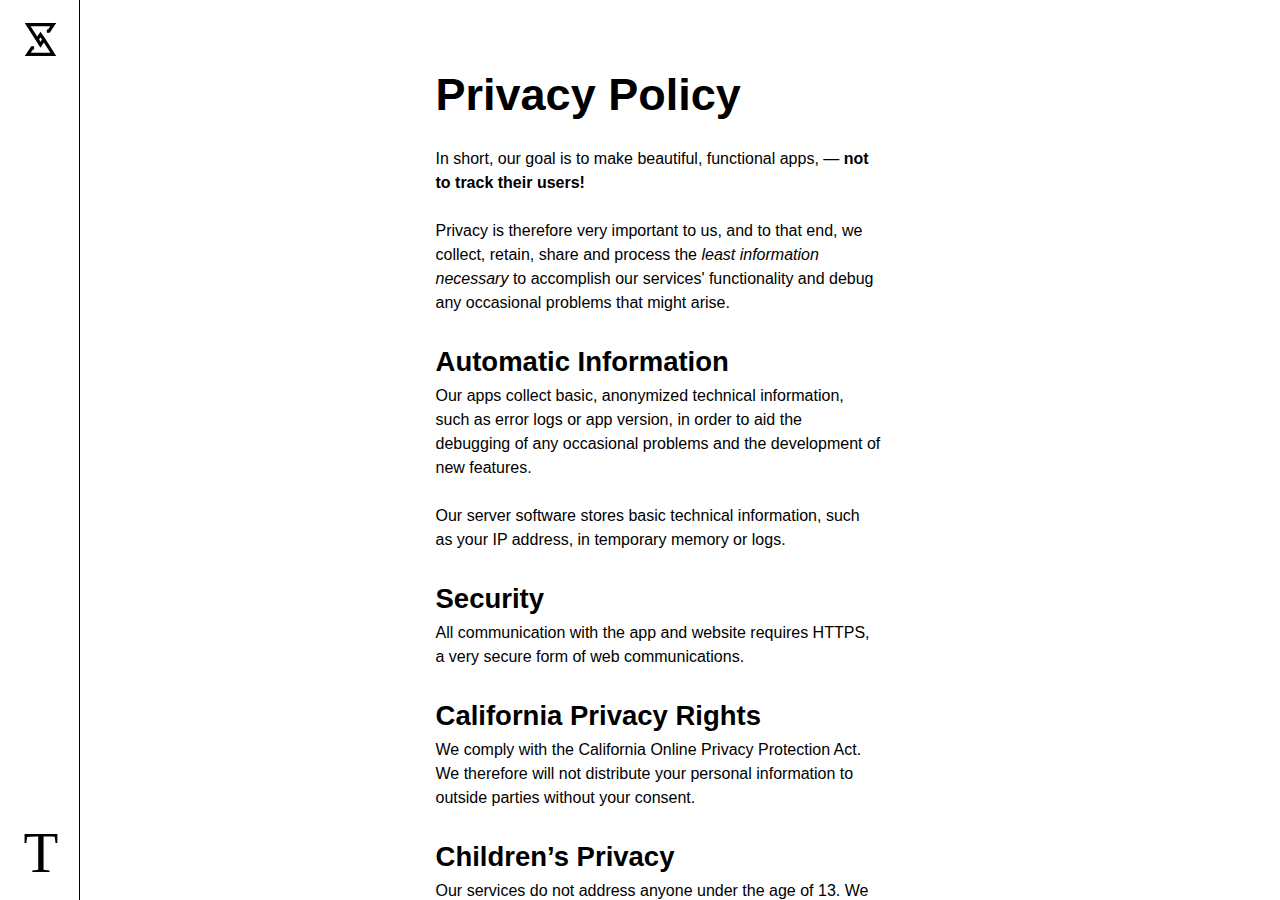
<file: privacypolicy.html>
<!DOCTYPE html>
<html lang="en">

<head>
    <meta charset="UTF-8" />
    <meta http-equiv="X-UA-Compatible" content="IE=edge,chrome=1" />
    <meta name="viewport"
        content="width=device-width, minimal-ui, viewport-fit=cover, initial-scale=1.0, minimum-scale=1.0" />

    <!-- Primary Meta Tags -->
    <title>Chroma</title>
    <meta name="title" content="Chroma" />
    <meta name="description"
        content="Meet Chroma, a weather app for the modern era, with clean design, elegant animations and hyper accurate weather forecasts. 
    With a focus on the little things as well as the big, Chroma is an absolute joy to use, whether its on iOS, or Android" />

    <!-- Open Graph / Facebook -->
    <meta property="og:type" content="website" />
    <meta property="og:url" content="https://chroma.tanzilzubair.tech//" />
    <meta property="og:title" content="Chroma" />
    <meta name="description"
        content="Meet Chroma, a weather app for the modern era, with clean design, elegant animations and hyper accurate weather forecasts. 
    With a focus on the little things as well as the big, Chroma is an absolute joy to use, whether its on iOS, or Android" />

    <meta property="og:image" content="https://chroma.tanzilzubair.tech/assets/images/share/share.png" />

    <!-- Twitter -->
    <meta property="twitter:card" content="summary_large_image" />
    <meta property="twitter:url" content="https://chroma.tanzilzubair.tech//" />
    <meta property="twitter:title" content="Chroma" />
    <meta name="description"
        content="Meet Chroma, a weather app for the modern era, with clean design, elegant animations and hyper accurate weather forecasts. 
With a focus on the little things as well as the big, Chroma is an absolute joy to use, whether its on iOS, or Android" />
    <meta property="twitter:image" content="https://chroma.tanzilzubair.tech/assets/images/share/share.png" />

    <!-- Favicons / Theme -->
    <link rel="apple-touch-icon" sizes="180x180" href="assets/images/favicon/apple-touch-icon.png" />
    <link rel="icon" type="image/png" sizes="32x32" href="assets/images/favicon/favicon-32x32.png" />
    <link rel="icon" type="image/png" sizes="16x16" href="assets/images/favicon/favicon-16x16.png" />
    <link rel="manifest" href="assets/images/favicon/site.webmanifest" />
    <link rel="mask-icon" href="assets/images/favicon/safari-pinned-tab.svg" color="#1b1b1b" />
    <link rel="shortcut icon" href="assets/images/favicon/favicon.ico" />
    <meta name="msapplication-TileColor" content="#ffffff" />
    <meta name="msapplication-config" content="assets/images/favicon/browserconfig.xml" />
    <meta name="theme-color" content="#ffffff" />

    <!-- Styles -->
    <link href="assets/css/global.css" rel="stylesheet" />
    <link href="assets/css/tos&pp-typography.css" rel="stylesheet" />
    <link href="assets/css/tos&pp.css" rel="stylesheet" />
</head>

<body>
    <header class="main-header">
        <div class="logo" style="z-index:3;">
            <a href="index.html">
                <img src="assets/images/logo.svg" alt="Chroma logo" />
            </a>
        </div>
        <button class="home-prompt"></button>
        <button class="hamburger hamburger--slider" type="button" aria-label="Menu" aria-controls="navigation"
            onclick="location.href = 'index.html';">
            <label>Home</label>
            <span class="hamburger-box">
                <span class="hamburger-inner"></span>
            </span>
        </button>
    </header>
    <div class="privacy">
        <div>
            <p class="info-title">
                Privacy Policy
            </p>
            <p class="info-content">
                In short, our goal is to make beautiful, functional apps, — <strong>not to
                    track their users!</strong>
                <br><br>
                Privacy is therefore very important to us, and to that end, we collect, retain, share and process the
                <em>
                    least information necessary</em> to accomplish our services' functionality and debug any occasional
                problems
                that might arise.
            </p>

            <p class="info-subtitle">
                Automatic Information
            </p>
            <p class="info-content">
                Our apps collect basic, anonymized technical information, such as error logs or app version, in
                order to aid the debugging of any occasional problems and the development of new features.
                <br><br>
                Our server software stores basic technical information, such as your IP address, in temporary
                memory or logs.
            </p>
            <p class="info-subtitle">
                Security
            </p>
            <p class="info-content">All communication with the app and website requires HTTPS, a very secure form of web
                communications.</p>
            <p class="info-subtitle">California Privacy Rights</p>
            <p class="info-content">We comply with the California Online Privacy Protection Act. We therefore will not
                distribute your personal
                information to outside parties without your consent.</p>
            <p class="info-subtitle">
                Children’s Privacy
            </p>
            <p class="info-content">Our services do not address anyone under the age of 13. We do not knowingly collect
                personally identifiable
                information from children under 13. In the case we discover that a child under 13 has provided us with
                personal information, we will delete or destroy such information as soon as possible.</p>
            <p class="info-subtitle">
                European Union Customers
            </p>
            <p class="info-content">By using our services and providing your information, you authorize us to collect,
                use,
                and store your
                information outside of the European Union.</p>

            <p class="info-subtitle">International Transfers of Information </p>
            <p class="info-content">Information may be processed, stored, and used outside of the country in which you
                are
                located. Data privacy
                laws vary across jurisdictions, and different laws may be applicable to your data depending on where it
                is
                processed, stored, or used.</p>

            <p class="info-subtitle">Your Consent </p>
            <p class="info-content">By using our site or apps, you consent to our privacy policy.</p>
            <p class="info-subtitle">Changes to This Privacy Policy </p>
            <p class="info-content">We may update our Privacy Policy from time to time. Thus, you are advised to review
                this
                page periodically
                for any changes. We will notify you of any changes by posting the new Privacy Policy on this page. This
                policy is effective as of <strong>1-4-2022</strong>.</p>
            <p class="info-subtitle">Contact Us </p>
            <p class="info-content">If you have any questions or suggestions about our Privacy Policy, do not hesitate
                to contact us at <a target="_blank" href="mailto:contact@tanzilzubair.tech"
                    data-hover="Email">contact@tanzilzubair.tech</a>.</p>
        </div>
    </div>
    <nav>
        <button><span class="number">I</span><span class="title">Manifesto</span></button>
        <button>
            <span class="number">II</span><span class="title">Vision</span>
        </button>
        <button><span class="number">III</span><span class="title">Engineering</span></button>
        <button>
            <span class="number">IV</span><span class="title">What's next</span>
        </button>
        <button><span class="number">V</span><span class="title">Contact</span></button>
    </nav>
    <div class="home-button">
        <a href="https://tanzilzubair.tech">T</a>
    </div>
</body>

</html>
</file>
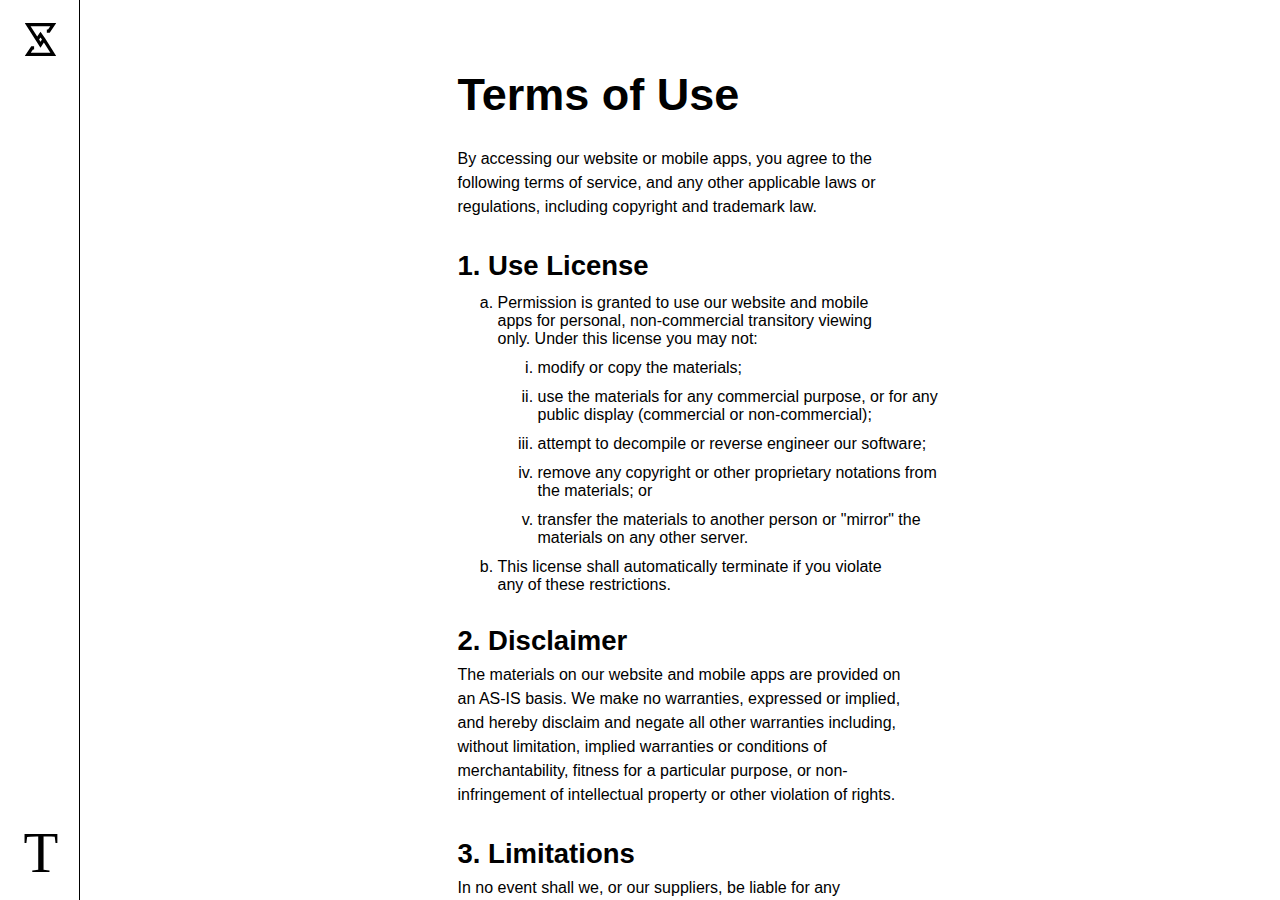
<file: terms.html>
<!DOCTYPE html>
<html lang="en">

<head>
    <meta charset="UTF-8" />
    <meta http-equiv="X-UA-Compatible" content="IE=edge,chrome=1" />
    <meta name="viewport"
        content="width=device-width, minimal-ui, viewport-fit=cover, initial-scale=1.0, minimum-scale=1.0" />

    <!-- Primary Meta Tags -->
    <title>Chroma</title>
    <meta name="title" content="Chroma" />
    <meta name="description"
        content="Meet Chroma, a weather app for the modern era, with clean design, elegant animations and hyper accurate weather forecasts. 
    With a focus on the little things as well as the big, Chroma is an absolute joy to use, whether its on iOS, or Android" />

    <!-- Open Graph / Facebook -->
    <meta property="og:type" content="website" />
    <meta property="og:url" content="https://chroma.tanzilzubair.tech//" />
    <meta property="og:title" content="Chroma" />
    <meta name="description"
        content="Meet Chroma, a weather app for the modern era, with clean design, elegant animations and hyper accurate weather forecasts. 
    With a focus on the little things as well as the big, Chroma is an absolute joy to use, whether its on iOS, or Android" />

    <meta property="og:image" content="https://chroma.tanzilzubair.tech/assets/images/share/share.png" />

    <!-- Twitter -->
    <meta property="twitter:card" content="summary_large_image" />
    <meta property="twitter:url" content="https://chroma.tanzilzubair.tech//" />
    <meta property="twitter:title" content="Chroma" />
    <meta name="description"
        content="Meet Chroma, a weather app for the modern era, with clean design, elegant animations and hyper accurate weather forecasts. 
With a focus on the little things as well as the big, Chroma is an absolute joy to use, whether its on iOS, or Android" />
    <meta property="twitter:image" content="https://chroma.tanzilzubair.tech/assets/images/share/share.png" />

    <!-- Favicons / Theme -->
    <link rel="apple-touch-icon" sizes="180x180" href="assets/images/favicon/apple-touch-icon.png" />
    <link rel="icon" type="image/png" sizes="32x32" href="assets/images/favicon/favicon-32x32.png" />
    <link rel="icon" type="image/png" sizes="16x16" href="assets/images/favicon/favicon-16x16.png" />
    <link rel="manifest" href="assets/images/favicon/site.webmanifest" />
    <link rel="mask-icon" href="assets/images/favicon/safari-pinned-tab.svg" color="#1b1b1b" />
    <link rel="shortcut icon" href="assets/images/favicon/favicon.ico" />
    <meta name="msapplication-TileColor" content="#ffffff" />
    <meta name="msapplication-config" content="assets/images/favicon/browserconfig.xml" />
    <meta name="theme-color" content="#ffffff" />

    <!-- Styles -->
    <link href="assets/css/global.css" rel="stylesheet" />
    <link href="assets/css/tos&pp-typography.css" rel="stylesheet" />
    <link href="assets/css/tos&pp.css" rel="stylesheet" />
</head>

<body>
    <header class="main-header">
        <div class="logo" style="z-index:3;">
            <a href="index.html">
                <img src="assets/images/logo.svg" alt="Chroma logo" />
            </a>
        </div>
        <button class="home-prompt"></button>
        <button class="hamburger hamburger--slider" type="button" aria-label="Menu" aria-controls="navigation"
            onclick="location.href = 'index.html';">
            <label>Home</label>
            <span class="hamburger-box">
                <span class="hamburger-inner"></span>
            </span>
        </button>
    </header>
    <div class="terms">
        <div>
            <p class="info-title">
                Terms of Use
            </p>
            <p class="info-content">
                By accessing our website or mobile apps, you agree to the following terms of service, and any other
                applicable laws or regulations, including copyright and trademark law.
            </p>

            <p class="info-subtitle">
                1. Use License
            </p>
            <ol type="a" class="terms-list">
                <li>

                    Permission is granted to use our website and mobile apps for personal, non-commercial transitory
                    viewing only. Under this license you may not:

                    <ol type="i" class="terms-list">
                        <li>modify or copy the materials;</li>
                        <li>use the materials for any commercial purpose, or for any public display (commercial or
                            non-commercial);</li>
                        <li>attempt to decompile or reverse engineer our software;</li>
                        <li>remove any copyright or other proprietary notations from the materials; or</li>
                        <li>transfer the materials to another person or "mirror" the materials on any other server.</li>
                    </ol>
                </li>
                <li>
                    This license shall automatically terminate if you violate any of these
                    restrictions.
                </li>
            </ol>
            <p class="info-subtitle">
                2. Disclaimer
            </p>
            <p class="info-content">The materials on our website and mobile apps are provided on an AS-IS basis. We make
                no warranties, expressed or implied, and hereby disclaim and negate all other warranties including,
                without limitation, implied warranties or conditions of merchantability, fitness for a particular
                purpose, or non-infringement of intellectual property or other violation of rights.</p>
            <p class="info-subtitle">3. Limitations</p>
            <p class="info-content">In no event shall we, or our suppliers, be liable for any damages (including,
                without limitation, damages for loss of data or profit, or due to business interruption) arising out of
                the use or inability to use the materials on our website or apps.</p>
            <p class="info-subtitle">
                4. Accuracy of materials
            </p>
            <p class="info-content">The information appearing in our software could include technical, typographical, or
                photographic errors. We do not warrant that any of the materials on its website are accurate, complete
                or current.</p>
            <p class="info-subtitle">
                5. Modifications
            </p>
            <p class="info-content">We may revise these terms of service at any time without notice. By using our
                software you are agreeing to be bound by the then-current version of these terms of service.</p>
        </div>
    </div>
    <nav>
        <button><span class="number">I</span><span class="title">Manifesto</span></button>
        <button>
            <span class="number">II</span><span class="title">Vision</span>
        </button>
        <button><span class="number">III</span><span class="title">Engineering</span></button>
        <button>
            <span class="number">IV</span><span class="title">What's next</span>
        </button>
        <button><span class="number">V</span><span class="title">Contact</span></button>
    </nav>
    <div class="home-button">
        <a href="https://tanzilzubair.tech">T</a>
    </div>
</body>

</html>
</file>
<file: assets/css/global.css>
* {
    box-sizing: border-box;
    overscroll-behavior: none;
    -webkit-tap-highlight-color: transparent;
}

body,
html {
    -webkit-font-smoothing: antialiased;
    -moz-osx-font-smoothing: grayscale;
    height: 100%;
}

:root {
    overflow-x: hidden;
}

strong {
    font-weight: 900;
}

body,
button,
p,
ul {
    margin: 0;
    padding: 0;
}

button,
select {
    border: none;
    outline: none;
    background: none;
    font-family: inherit;
    color: inherit;
}

a,
button,
input,
select,
textarea {
    -webkit-tap-highlight-color: transparent;
}

a {
    color: inherit;
    text-decoration: none;
}

body {
    background-color: #FFFFFF;
    color: #000000;
    min-height: 100vh;
}
</file>
<file: assets/css/tos&pp-typography.css>
body {
    font-size: 14px;
    font-family: 'Raleway', sans-serif;
    font-weight: 300;
    font-style: normal;
    font-stretch: normal;
}

p {
    font-size: 14px;
    line-height: 24px;
}

button {
    font-size: 12px;
}

nav button {
    font-size: 16px;
}

.letters li {
    font-family: 'Marquee';
    font-size: 70px;
    font-weight: 900;
    letter-spacing: 3px;
    line-height: 85px;
    white-space: nowrap;
    float: left;
    -webkit-text-stroke: 2.5px #FFFFFF;
    color: #000000;
    text-shadow:
        3px 3px 0 z,
        -1px -1px 0 #000000,
        1px -1px 0 #000000,
        -1px 1px 0 #000000,
        1px 1px 0 #FFFFFF;

}

.letters li:hover {
    color: #FFFFFF;
    text-shadow: 0px 0px 0px white
}

.letters .separator {
    padding-left: 30px;
    padding-right: 30px;
    text-shadow: 0px 0px 0px #000000;
}

.letters .separator:hover {
    color: #000000;
}

.home-button {
    font-size: 12px;
    font-family: 'Times New Toman';
    font-size: clamp(50px, 10vw, 57px);
}

.introduction p {
    font-size: 20px;
    line-height: 30px;
}

.point,
.links {
    font-size: 16px;
}

@media (min-width: 1025px) {
    body {
        font-size: 16px;
    }

    p {
        font-size: 16px;
    }

    section {
        font-size: 12px;
    }

    .section-header {
        font-size: 14px;
    }

    .section-header .number {
        font-weight: bold;
    }

    #fifth .introduction p {
        font-size: 35px;
        font-weight: 600;
    }

    .point-header {
        font-size: 24px;
    }

    .email {
        font-size: 24px;
    }

    .links {
        font-size: 20px;
    }

    .point-number,
    .point-title {
        font-size: 24px;
    }

    .point-content li {
        font-size: 16px;
        line-height: 19px;
    }
}
</file>
<file: assets/css/tos&pp.css>
@media (min-width: 1025px) {

    /* Mobile Menu Element Hiding */
    .hamburger,
    nav,
    nav.is-active {
        display: none;
    }

    /* ------------------------------- */
    .main-header {
        align-items: start;
        justify-content: center;
        border-bottom: none;
        height: 100%;
        padding: 23px 0 0;
        width: 81px;
        box-sizing: border-box;
        z-index: 1;
        position: relative;
    }

    .logo {
        height: 33px;
        width: 33px;
        margin: auto;
        position: relative;
    }

    .logo img {
        height: 100%;
        width: 100%;
    }

    .home-prompt {
        position: absolute;
        top: 0;
        left: 0;
        width: 80px;
        height: 100%;
        cursor: pointer;
        border-right: 1px solid #000000;
    }

    .home-button {
        position: absolute;
        bottom: 15px;
        left: 23.5px;
        display: block;
        z-index: 3;
    }

    .home-button a {
        position: relative;
    }

    main {
        position: absolute;
        top: 0;
        left: 80px;
        bottom: 0;
        right: 0;
        overflow: hidden;
    }

    .marquee {
        z-index: 100000;
        width: 100vh;
        background-color: #000000;
        height: 85px;
        overflow: hidden;
        transform: rotateZ(-90deg);
        transform-origin: bottom left;
        position: absolute;
        left: 85px;
        bottom: 0px;
    }

    .letters {
        list-style: none;
        margin: 0px;
        padding: 0px;
    }

    .home-grid {
        height: 100vh;
        width: 100%;
        display: grid;
        grid-template-columns: repeat(14, 1fr);
        grid-template-rows: repeat(12, 1fr);
        overflow: hidden;
    }

    .title {
        grid-column: 3/7;
        grid-row: 1/5;
        display: grid;
        grid-template-columns: repeat(1, 1fr);
        grid-template-rows: repeat(9, 1fr);
    }

    .title .heading {
        grid-column: 1/1;
        grid-row: 3/5;
        font-family: Raleway;
        font-weight: 800;
        font-size: 70px;
        letter-spacing: 5px;
        margin: 0px;
    }

    .title .sub-heading-1 {
        grid-column: 1/1;
        grid-row: 6/7;
        font-family: Raleway;
        font-weight: 500;
        font-size: 20px;
        margin: 0px;
    }

    .title .sub-heading-2 {
        grid-column: 1/1;
        grid-row: 7/8;
        font-family: Raleway;
        font-weight: 700;
        font-size: 20px;
        margin: 0px;
    }

    .title .sub-heading-3 {
        grid-column: 1/1;
        grid-row: 8/9;
        font-family: Raleway;
        font-weight: 500;
        font-size: 20px;
        margin: 0px;
    }

    .blurb {
        grid-column: 3/10;
        grid-row: 5/8;
    }

    .blurb p {
        font-family: Raleway;
        font-weight: 700;
        font-size: 16px;
        max-width: 45ch;
    }

    .app-icon {
        grid-column: 10/14;
        grid-row: 5/8;
        padding-bottom: 5vh;
    }

    .app-icon img {
        object-fit: contain;
        height: 100%;
        width: 100%;
    }

    .app-icon-text {
        grid-column: 9/15;
        grid-row: 7/9;
        display: flex;
        justify-content: center;
        align-items: center;
    }

    .app-icon-text p {
        color: #000000;
        text-align: center;
        font-size: 16px;
    }

    .download-arrow {
        grid-column: 7/10;
        grid-row: 8/11;
        display: grid;
        justify-content: center;
        align-items: center;
        z-index: 10;
    }

    .download-arrow svg {
        color: #000000;
        height: 30px;
        width: 30px;
    }

    .download-text {
        grid-column: 7/10;
        grid-row: 8/11;
        position: relative;
        animation: spinText 10s linear infinite;
    }

    @keyframes spinText {
        0% {
            transform: rotate(0deg);
        }

        100% {
            transform: rotate(360deg);
        }
    }

    .download-text span {
        position: absolute;
        top: 21%;
        left: 50%;
        font-size: 13px;
        transform-origin: 0 50px;
        font-family: Raleway;
        font-weight: 500;
    }

    .ios-download {
        grid-column: 5/8;
        grid-row: 11/12;
    }

    .ios-download a img {
        object-fit: contain;
        height: 100%;
        width: 100%;
    }

    .android-download a img {
        object-fit: contain;
        height: 100%;
        width: 100%;
    }

    .android-download {
        grid-column: 9/12;
        grid-row: 11/12;
    }

    .copyright-text {
        grid-column: 5/15;
        grid-row: 12/13;
        display: flex;
        flex-direction: column;
        justify-content: flex-end;
        align-items: flex-end;
    }

    .copyright-text p {
        padding-right: 15px;
        padding-bottom: 10px;
        font-family: Raleway;
        font-weight: 400;
        font-size: 14px;
    }

    /* Code for the Text Ring */
    @-webkit-keyframes opacity {
        0% {
            opacity: 0
        }

        to {
            opacity: 1
        }
    }

    @keyframes opacity {
        0% {
            opacity: 0
        }

        to {
            opacity: 1
        }
    }

    .text-ring {
        position: relative;
        display: flex;
        grid-column: 10 / 13;
        grid-row: 2 / 4;
        justify-content: center;
        align-items: center;
        width: 100%;
        opacity: 0;
        margin-top: -100px;
        -webkit-animation: opacity 2s ease-in forwards, descend 1s ease-out forwards;
        animation: opacity 2s ease-in forwards, descend 1s ease-out forwards;
        -webkit-animation-delay: 2s;
        animation-delay: 1s;
        font-family: Inter, sans-serif;
    }

    @-webkit-keyframes descend {
        to {
            margin-top: 0
        }
    }

    @keyframes descend {
        to {
            margin-top: 0
        }
    }

    .circle {
        transform-style: preserve-3d;
        -webkit-animation: animate 8s linear infinite;
        animation: animate 8s linear infinite;
        font-family: Inter, sans-serif;
    }

    @-webkit-keyframes animate {
        0% {
            transform: rotateY(1turn) rotateX(20deg)
        }

        to {
            transform: rotateY(0deg) rotateX(20deg)
        }
    }

    @keyframes animate {
        0% {
            transform: rotateY(1turn) rotateX(20deg)
        }

        to {
            transform: rotateY(0deg) rotateX(20deg)
        }
    }

    .circle .char {
        position: absolute;
        top: 0;
        left: 0;
        color: #000000;
        font-size: 22px;
        padding: 5px 12px;
        transform-style: preserve-3d;
        transform-origin: center;
        transform: rotateY(calc(var(--char-index)*12deg)) translateZ(175px);
        font-family: Inter, sans-serif;
    }

    @-webkit-keyframes opacity {
        to {
            opacity: 1
        }
    }

    @keyframes opacity {
        to {
            opacity: 1
        }
    }

    section {
        position: absolute;
        display: flex;
        left: 0;
        top: 0;
        min-height: 100%;
        width: calc(100vw - 6 * 80px);
        padding-top: 0;
        transform: translateX(100%);
        background-color: #FFFFFF;
    }

    #first {
        left: calc(80px * 1);
    }

    #second {
        left: calc(80px * 2);
    }

    #third {
        left: calc(80px * 3);
    }

    #fourth {
        left: calc(80px * 4);
    }

    #fifth {
        left: calc(80px * 5);
    }

    section:first-child {
        border-left: none;
    }

    .section-header {
        position: absolute;
        top: 0;
        left: -80px;
        display: block;
        height: 100vh;
        width: 80px;
        cursor: pointer;
        box-sizing: border-box;
        background-color: #FFFFFF;
        border-left: 1px solid #000000;
    }

    .section-header .title-header {
        transform: rotate(180deg);
        position: absolute;
        bottom: 35px;
        left: calc(50% - 10px);
        writing-mode: vertical-rl;
        text-orientation: mixed;
    }

    .section-header .number {
        position: absolute;
        top: 35px;
        left: 0;
        right: 0;
        text-align: center;
    }

    .container {
        width: 100%;
        display: flex;
        overflow: auto;
        height: 100vh;
        opacity: 0;
        transition: 0.5s opacity;
    }

    section.active .container {
        opacity: 1;
    }

    section .animation {
        align-items: center;
        border-bottom: 0;
        display: flex;
        flex: 1;
        max-width: 50%;
        justify-content: center;
        padding-right: 80px;
    }

    section .content {
        border-left: 1px solid #000000;
        display: flex;
        flex-direction: column;
        flex: 1;
        overflow-x: hidden;
        overflow-y: scroll;
    }

    section .introduction {
        padding: 55% 55px 75px;
    }

    section .section-body {
        border-top: 1px solid #000000;
        display: flex;
        align-items: start;
        flex-grow: 1;
    }

    section .section-body-copy {
        border-left: 1px solid #000000;
        flex: 2;
        padding: 80px 55px;
        min-height: 100%;
    }

    #first .section-body,
    #fourth .section-body {
        flex-direction: row-reverse;
    }

    #first .section-body-copy,
    #fourth .section-body-copy {
        border-left: none;
        border-right: 1px solid #000000;
    }

    section .section-body-copy p {
        position: relative;
        padding-left: 20px;
        padding-bottom: 2vh;
    }

    section .section-body-copy p:before {
        background-color: #000000;
        border-radius: 8px;
        content: '';
        left: 4px;
        position: absolute;
        top: 14px;
        padding: 4px;
        margin: -4px;
    }

    section:not(.home) .animation {
        padding-right: 80px;
    }

    #fifth .animation {
        padding: 0;
    }

    section:not(.home) .animation svg {
        width: 100%;
        height: auto;
        max-width: 60vh;
    }

    #fourth .animation svg {
        width: 90%;
        max-width: 40vh;
    }

    #fifth .animation {
        width: 100%;
    }

    #fifth .animation svg {
        max-width: none;
    }

    .home {
        transform: none;
        width: calc(100vw - 6 * 80px);
    }

    .home .container {
        flex-direction: column;
    }

    .home .animation {
        align-items: center;
        align-content: center;
        border-bottom: none;
        display: flex;
        flex-wrap: wrap;
        justify-content: center;
        overflow: hidden;
        padding: 100px;
    }

    .home .animation svg path {
        transform-origin: center;
        opacity: 0;
    }

    #fifth .content {
        justify-content: flex-end;
    }

    .links a,
    .email a {
        line-height: 120px;
        position: relative;
    }

    #fifth .introduction p {
        width: 100%;
        display: flex;
        align-items: center;
        justify-content: center;
    }

    .email,
    .links {
        display: flex;
        align-items: center;
        justify-content: center;
        height: 120px;
    }

    .email {
        border-top: 1px solid #000000;
        border-bottom: 1px solid #000000;
    }

    .links a,
    .email a {
        line-height: 120px;
        display: flex;
        align-items: center;
        justify-content: center;
    }

    .links a:first-child {
        border-right: 1px solid #000000;
    }

    .links a {
        width: 50%;
    }

    .privacy,
    .terms {
        position: absolute;
        top: 0;
        left: 80px;
        height: 100%;
        width: calc(100% - 80px);
        padding-top: 6.5%;
        padding-left: 15%;
        padding-right: 15%;
        padding-bottom: 6.5%;
        overflow-x: hidden;
        overflow-y: auto;
        display: flex;
        flex-direction: column;
        align-items: center;
    }

    .info-title {
        font-size: 45px;
        font-weight: 900;
        margin-bottom: 40px;
    }

    .info-subtitle {
        font-size: 27.5px;
        font-weight: 900;
        margin-top: 35px;
        margin-bottom: 10px;
    }

    .info-content {
        width: 50ch;
    }

    .info-content a {
        text-decoration: underline;
    }

    .terms-list li {
        margin-top: 11px;
        margin-bottom: 11px;
        width: 45ch;
    }

    .whats-new-list li {
        margin-top: 11px;
        margin-left: 20px;
        margin-bottom: 11px;
        width: 45ch;
        padding-left: 6px;
        font-family: 'Raleway', sans-serif;
        font-weight: 300;
        font-style: normal;
        font-stretch: normal;
        font-size: 16px;
        line-height: 24px;
    }
}

@media (max-width: 1024px) {
    header {
        align-items: center;
        display: flex;
        height: 55px;
        justify-content: space-between;
        padding: 0 20px;
        width: 100%;
    }

    .main-header {
        background-color: #FFFFFF;
        border-bottom: 1px solid #000000;
        position: fixed;
        z-index: 2;
    }

    .home-button {
        display: none;
    }

    .home-prompt {
        position: absolute;
        top: 0;
        left: 0;
        height: 100%;
        width: calc(100% - 120px);
    }

    nav {
        background-color: #FFFFFF;
        display: none;
        height: calc(100vh - 55px);
        position: absolute;
        top: 55px;
        width: 100%;
        z-index: 1;
    }

    .menu-open main {
        height: 100vh;
        overflow: hidden;
    }

    .menu-open footer {
        display: none;
    }

    .menu-open nav {
        display: block;
    }

    nav button {
        border-bottom: 1px solid #000000;
        display: block;
        height: 100px;
        padding-left: 20px;
        width: 100%;
        text-align: inherit;
    }

    nav .number {
        margin-right: 30px;
    }

    section {
        background-color: #FFFFFF;
        border-top: 1px solid #000000;
        color: #000000;
        display: none;
        padding-top: 55px;
    }

    section.active {
        border-top: none;
        display: block;
    }

    .logo {
        height: 24px;
        width: 24px;
        position: relative;
    }

    .logo img {
        height: 100%;
        width: 100%;
    }

    section .number {
        margin-right: 5px;
    }

    section:not(.home) .animation svg {
        display: block;
        padding: 40px 0 60px;
        width: 65%;
        height: auto;
        margin: auto;
    }

    #fourth .animation svg {
        width: 45%;
        padding: 0 0 30px;
    }

    #fifth .animation svg {
        width: 100%;
        height: 110vw;
        padding: 0;
        margin-top: -55px;
    }

    .home .container {
        flex-direction: column;
    }

    .home .animation {
        align-items: center;
        align-content: center;
        border-bottom: none;
        display: flex;
        flex-wrap: wrap;
        justify-content: center;
        overflow: hidden;
        padding: 30px;
    }

    .home .animation svg path {
        transform-origin: center;
        opacity: 0;
    }

    section .animation {
        border-bottom: 1px solid #000000;
    }

    section .animation canvas {
        display: block;
    }

    section .introduction {
        border-bottom: 1px solid #000000;
        padding: 100px 28px;
    }

    #fifth .introduction {
        padding: 125px 28px 30px;
    }

    #fifth .introduction p {
        width: 90px;
    }

    section .section-body {
        display: flex;
        flex: 1;
    }

    section .section-body-copy {
        padding: 50px 40px;
    }

    section .section-body-copy p {
        position: relative;
        padding-left: 20px;
        padding-bottom: 2vh;
    }

    section .section-body-copy p:before {
        background-color: #000000;
        border-radius: 8px;
        content: '';
        height: 8px;
        left: 0;
        position: absolute;
        top: 7px;
        width: 8px;
    }

    #fifth .introduction p {
        width: 100%;
        display: flex;
        align-items: center;
        justify-content: center;
    }

    section .email,
    section .links {
        display: flex;
        align-items: center;
        justify-content: center;
        height: 80px;
    }

    section .email {
        border-bottom: 1px solid #000000;
    }

    section .links a,
    section .email a {
        line-height: 80px;
        display: flex;
        align-items: center;
        justify-content: center;
    }

    section .links a:first-child {
        border-right: 1px solid #000000;
    }

    section .links a {
        width: 50%;
    }

    section .point {
        position: relative;
        display: flex;
        border-top: 1px solid #fff;
    }

    section .point-number {
        width: 25%;
        padding: 45px 0;
        text-align: center;
        flex-shrink: 0;
        border-right: 1px solid;
    }

    section .point-content {
        padding-left: 45px;
        flex-grow: 1;
    }

    section .point-content .point-title {
        position: relative;
        padding: 45px 0;
        padding-right: 70px;
    }

    section .point-content ul {
        margin-left: 18px;
        padding-bottom: 45px;
        display: none;
    }

    section .point-content li {
        margin-bottom: 15px;
    }

    section .point-toggle {
        position: absolute;
        top: 0;
        right: 0;
        bottom: 0;
        left: 0;
        cursor: pointer;
    }

    section .point-toggle .icon {
        position: absolute;
        top: 50%;
        right: 40px;
        padding: 30px;
        margin: -30px;
    }

    section .point-toggle .line1,
    section .point-toggle .line2 {
        background-color: #000000;
        position: absolute;
        transform: translate(-50%, -50%);
    }

    section .point-toggle .line1 {
        width: 24px;
        height: 1px;
    }

    section .point-toggle .line2 {
        width: 1px;
        height: 24px;
    }

    section .point.is-active {}

    section .point.is-active .point-content ul {
        display: block;
    }

    section .point.is-active .point-toggle .line2 {
        display: none;
    }

    footer {
        border-top: 1px solid #000000;
        padding: 56px 28px;
    }

    footer p {
        margin-bottom: 28px;
    }

    /* * Hamburger menu adapted from https://github.com/jonsuh/hamburgers */
    .hamburger {
        color: #000000;
        display: inline-block;
        cursor: pointer;
        transition-property: opacity, filter;
        transition-duration: 0.15s;
        transition-timing-function: linear;
        text-transform: none;
        background-color: transparent;
        border: 0;
        margin: 0;
        overflow: visible;
        padding: 18px;
        margin: -18px;
    }

    .hamburger.is-active .hamburger-inner,
    .hamburger.is-active .hamburger-inner::after {
        background-color: #000000;
    }

    .hamburger label {
        cursor: pointer;
        margin-right: 18px;
    }

    .hamburger.is-active label {
        display: none;
    }

    .hamburger-box {
        width: 14px;
        height: 14px;
        display: inline-block;
        position: relative;
    }

    .hamburger-inner {
        display: block;
        top: 50%;
    }

    .hamburger-inner,
    .hamburger-inner::after {
        width: 14px;
        height: 1px;
        background-color: #000000;
        position: absolute;
        transition-property: transform;
        transition-duration: 0.15s;
        transition-timing-function: ease;
    }

    .hamburger-inner::after {
        content: '';
        display: block;
    }

    .hamburger--slider .hamburger-inner {
        top: 5px;
    }

    .hamburger--slider .hamburger-inner::after {
        top: 7px;
    }

    .hamburger--slider.is-active .hamburger-inner {
        transform: translate3d(0, 4px, 0) rotate(45deg);
    }

    .hamburger--slider.is-active .hamburger-inner::after {
        transform: translate3d(0, -7px, 0) rotate(-90deg);
    }

    .privacy,
    .terms {
        position: absolute;
        top: 55px;
        left: 0;
        width: 100%;
        padding-top: clamp(50px, 6.5%, 60px);
        padding-left: 15%;
        padding-right: 15%;
        padding-bottom: clamp(60px, 6.5%, 70px);
        display: flex;
        flex-direction: column;
        align-items: center;
    }

    .privacy div,
    .terms div {
        width: clamp(30ch, 100%, 50ch);
    }

    .info-title {
        font-size: 40px;
        font-weight: 900;
        margin-bottom: 40px;
        white-space: nowrap;
    }

    .info-subtitle {
        font-size: clamp(22.5px, 24px, 27.5px);
        font-weight: 900;
        margin-top: 35px;
        margin-bottom: 10px;
        line-height: 140%;
    }

    .info-content {
        width: clamp(30ch, 100%, 50ch);
    }

    .info-content a {
        text-decoration: underline;
    }

    .terms-list li {
        margin-top: 11px;
        margin-bottom: 11px;
        width: clamp(25ch, 100%, 45ch);
    }

    .whats-new-list li {
        margin-top: 11px;
        margin-left: 20px;
        margin-bottom: 11px;
        width: clamp(25ch, 100%, 45ch);
        padding-left: 6px;
        font-family: 'Raleway', sans-serif;
        font-weight: 300;
        font-style: normal;
        font-stretch: normal;
        font-size: 14px;
        line-height: 24px;
    }
}
</file>
